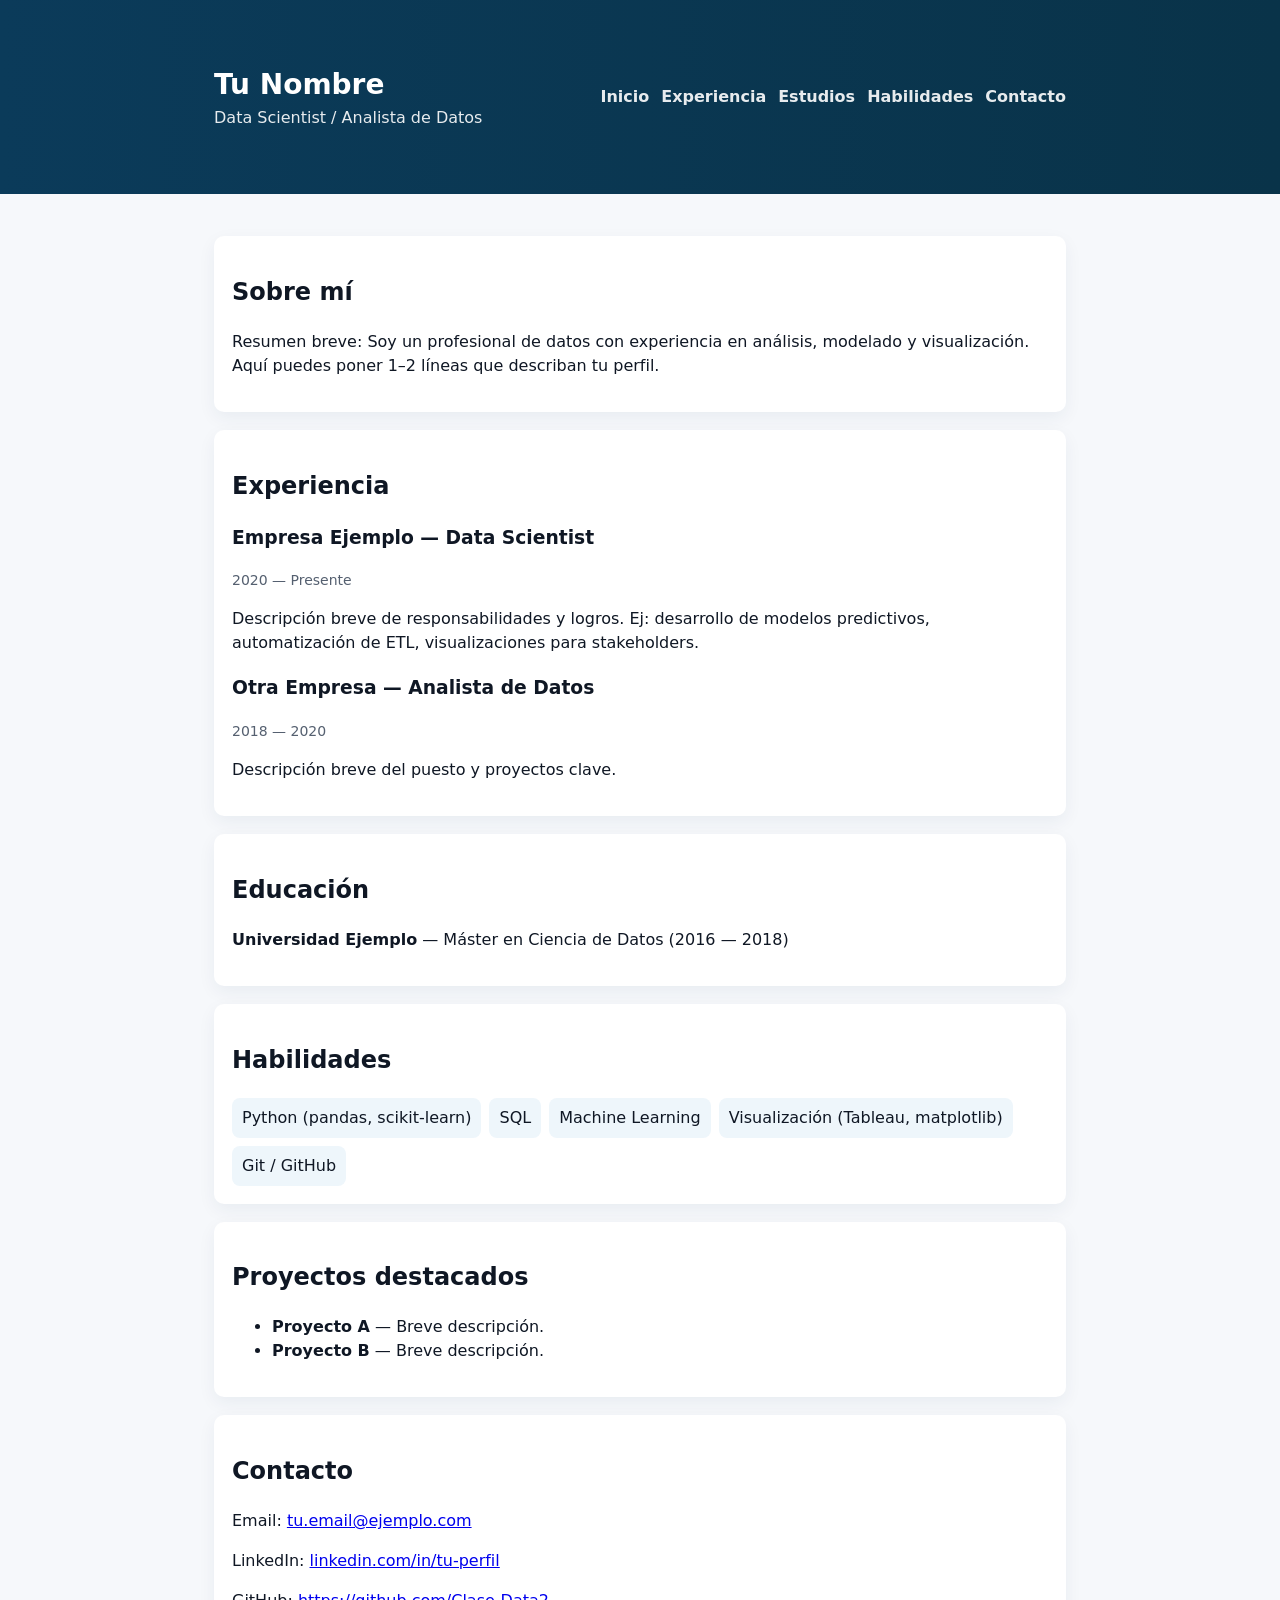
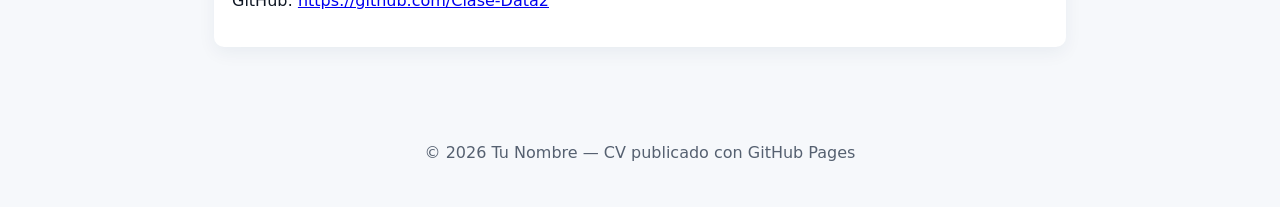
<file: index.html>
<!doctype html>
<html lang="es">
<head>
  <meta charset="utf-8">
  <meta name="viewport" content="width=device-width,initial-scale=1">
  <title>Clase-Data2 — CV</title>

  <!-- Google tag (gtag.js) -->
  <script async src="https://www.googletagmanager.com/gtag/js?id=G-V4CQP3NMV0"></script>
  <script>
    window.dataLayer = window.dataLayer || [];
    function gtag(){dataLayer.push(arguments);} 
    gtag('js', new Date());

    gtag('config', 'G-V4CQP3NMV0');
  </script>

  <link rel="stylesheet" href="/styles.css">
</head>
<body>
  <header class="site-header">
    <div class="container">
      <div>
        <h1 class="name">Tu Nombre</h1>
        <p class="title">Data Scientist / Analista de Datos</p>
      </div>
      <nav class="nav">
        <a href="/">Inicio</a>
        <a href="/experience.html">Experiencia</a>
        <a href="/estudios.html">Estudios</a>
        <a href="#skills">Habilidades</a>
        <a href="#contact">Contacto</a>
      </nav>
    </div>
  </header>

  <main class="container">
    <section id="about" class="card">
      <h2>Sobre mí</h2>
      <p>Resumen breve: Soy un profesional de datos con experiencia en análisis, modelado y visualización. Aquí puedes poner 1–2 líneas que describan tu perfil.</p>
    </section>

    <section id="experience" class="card">
      <h2>Experiencia</h2>
      <article>
        <h3>Empresa Ejemplo — Data Scientist</h3>
        <p class="muted">2020 — Presente</p>
        <p>Descripción breve de responsabilidades y logros. Ej: desarrollo de modelos predictivos, automatización de ETL, visualizaciones para stakeholders.</p>
      </article>
      <article>
        <h3>Otra Empresa — Analista de Datos</h3>
        <p class="muted">2018 — 2020</p>
        <p>Descripción breve del puesto y proyectos clave.</p>
      </article>
    </section>

    <section id="education" class="card">
      <h2>Educación</h2>
      <p><strong>Universidad Ejemplo</strong> — Máster en Ciencia de Datos (2016 — 2018)</p>
    </section>

    <section id="skills" class="card">
      <h2>Habilidades</h2>
      <ul class="skills">
        <li>Python (pandas, scikit-learn)</li>
        <li>SQL</li>
        <li>Machine Learning</li>
        <li>Visualización (Tableau, matplotlib)</li>
        <li>Git / GitHub</li>
      </ul>
    </section>

    <section id="projects" class="card">
      <h2>Proyectos destacados</h2>
      <ul>
        <li><strong>Proyecto A</strong> — Breve descripción.</li>
        <li><strong>Proyecto B</strong> — Breve descripción.</li>
      </ul>
    </section>

    <section id="contact" class="card">
      <h2>Contacto</h2>
      <p>Email: <a href="mailto:tu.email@ejemplo.com">tu.email@ejemplo.com</a></p>
      <p>LinkedIn: <a href="#">linkedin.com/in/tu-perfil</a></p>
      <p>GitHub: <a href="https://github.com/Clase-Data2">https://github.com/Clase-Data2</a></p>
    </section>
  </main>

  <footer class="site-footer">
    <div class="container">© <span id="year"></span> Tu Nombre — CV publicado con GitHub Pages</div>
  </footer>

  <script>
    document.getElementById('year').textContent = new Date().getFullYear();
  </script>
</body>
</html>
</file>
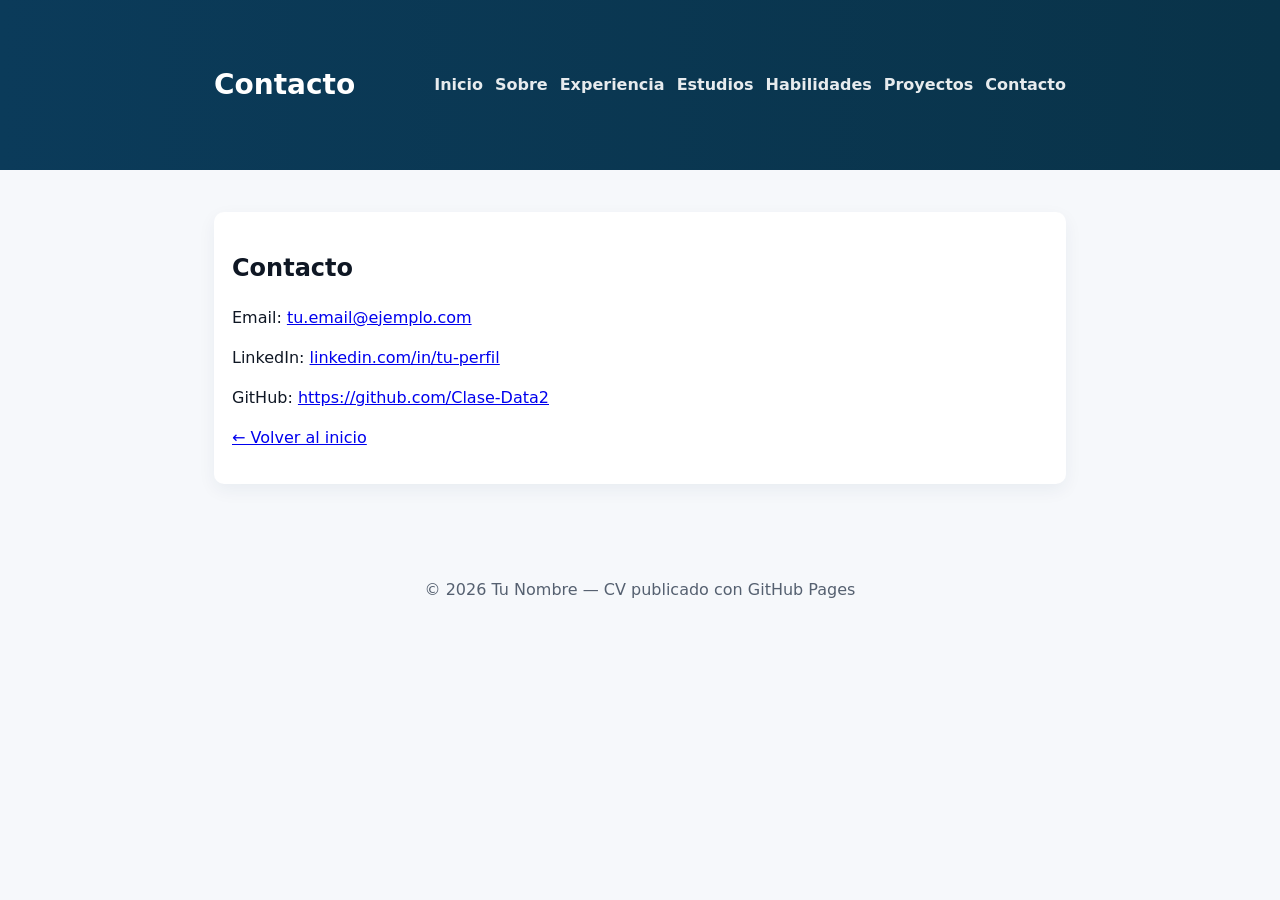
<file: contacto.html>
<!doctype html>
<html lang="es">
<head>
  <meta charset="utf-8">
  <meta name="viewport" content="width=device-width,initial-scale=1">
  <title>Contacto — Clase-Data2</title>

  <!-- Google tag (gtag.js) -->
  <script async src="https://www.googletagmanager.com/gtag/js?id=G-V4CQP3NMV0"></script>
  <script>
    window.dataLayer = window.dataLayer || [];
    function gtag(){dataLayer.push(arguments);} 
    gtag('js', new Date());

    gtag('config', 'G-V4CQP3NMV0');
  </script>

  <link rel="stylesheet" href="/styles.css">
</head>
<body>
  <header class="site-header">
    <div class="container">
      <h1 class="name">Contacto</h1>
      <nav class="nav">
        <a href="/">Inicio</a>
        <a href="/sobre.html">Sobre</a>
        <a href="/experience.html">Experiencia</a>
        <a href="/estudios.html">Estudios</a>
        <a href="/habilidades.html">Habilidades</a>
        <a href="/proyectos.html">Proyectos</a>
        <a href="/contacto.html">Contacto</a>
      </nav>
    </div>
  </header>

  <main class="container">
    <section class="card">
      <h2>Contacto</h2>
      <p>Email: <a href="mailto:tu.email@ejemplo.com">tu.email@ejemplo.com</a></p>
      <p>LinkedIn: <a href="#">linkedin.com/in/tu-perfil</a></p>
      <p>GitHub: <a href="https://github.com/Clase-Data2">https://github.com/Clase-Data2</a></p>

      <p><a href="/">← Volver al inicio</a></p>
    </section>
  </main>

  <footer class="site-footer">
    <div class="container">© <span id="year"></span> Tu Nombre — CV publicado con GitHub Pages</div>
  </footer>

  <script>
    document.getElementById('year').textContent = new Date().getFullYear();
  </script>
</body>
</html>
</file>
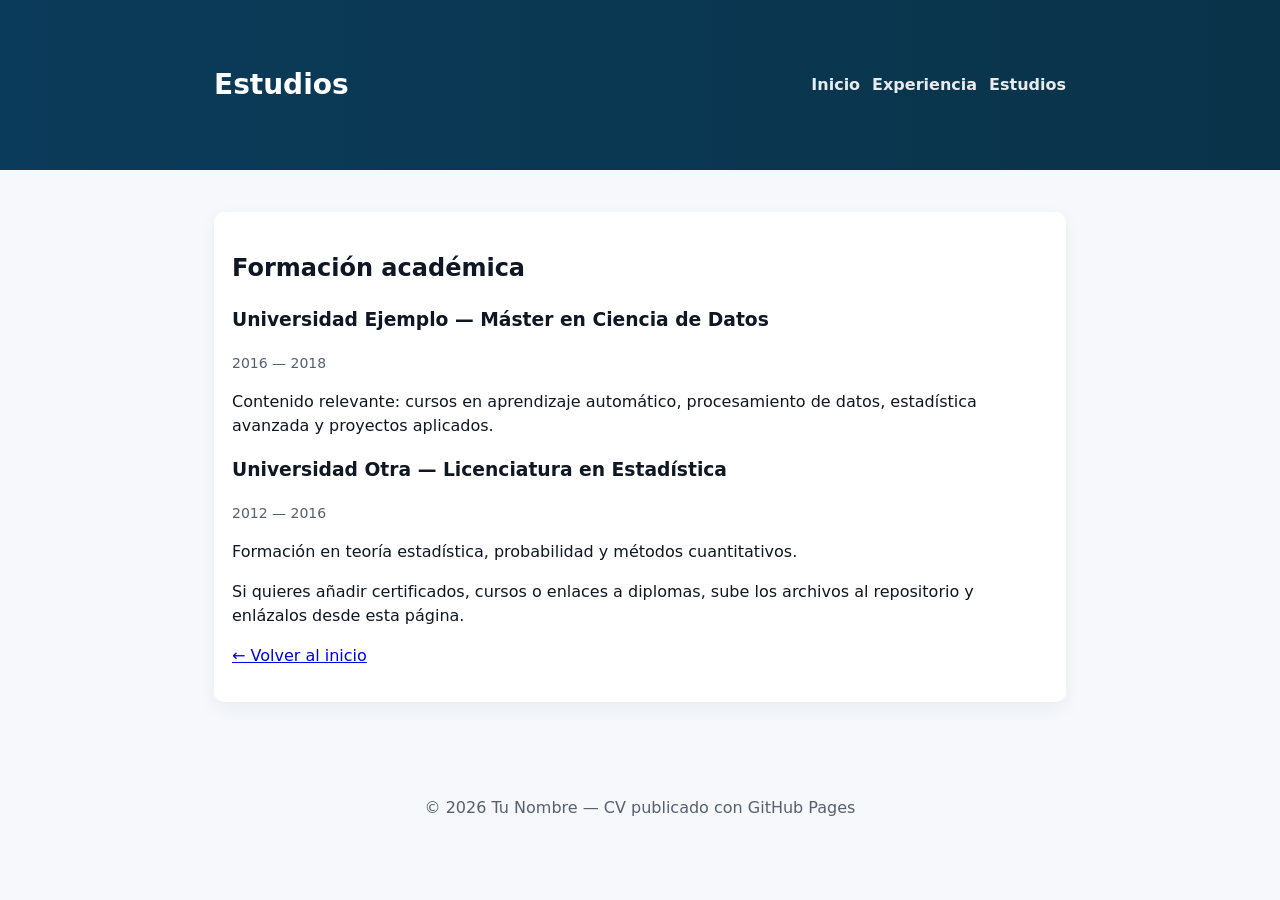
<file: estudios.html>
<!doctype html>
<html lang="es">
<head>
  <meta charset="utf-8">
  <meta name="viewport" content="width=device-width,initial-scale=1">
  <title>Estudios — Clase-Data2</title>

  <!-- Google tag (gtag.js) -->
  <script async src="https://www.googletagmanager.com/gtag/js?id=G-V4CQP3NMV0"></script>
  <script>
    window.dataLayer = window.dataLayer || [];
    function gtag(){dataLayer.push(arguments);} 
    gtag('js', new Date());

    gtag('config', 'G-V4CQP3NMV0');
  </script>

  <link rel="stylesheet" href="/styles.css">
</head>
<body>
  <header class="site-header">
    <div class="container">
      <h1 class="name">Estudios</h1>
      <nav class="nav">
        <a href="/">Inicio</a>
        <a href="/experience.html">Experiencia</a>
        <a href="/estudios.html">Estudios</a>
      </nav>
    </div>
  </header>

  <main class="container">
    <section class="card">
      <h2>Formación académica</h2>

      <article>
        <h3>Universidad Ejemplo — Máster en Ciencia de Datos</h3>
        <p class="muted">2016 — 2018</p>
        <p>Contenido relevante: cursos en aprendizaje automático, procesamiento de datos, estadística avanzada y proyectos aplicados.</p>
      </article>

      <article>
        <h3>Universidad Otra — Licenciatura en Estadística</h3>
        <p class="muted">2012 — 2016</p>
        <p>Formación en teoría estadística, probabilidad y métodos cuantitativos.</p>
      </article>

      <p>Si quieres añadir certificados, cursos o enlaces a diplomas, sube los archivos al repositorio y enlázalos desde esta página.</p>

      <p><a href="/">← Volver al inicio</a></p>
    </section>
  </main>

  <footer class="site-footer">
    <div class="container">© <span id="year"></span> Tu Nombre — CV publicado con GitHub Pages</div>
  </footer>

  <script>
    document.getElementById('year').textContent = new Date().getFullYear();
  </script>
</body>
</html>
</file>
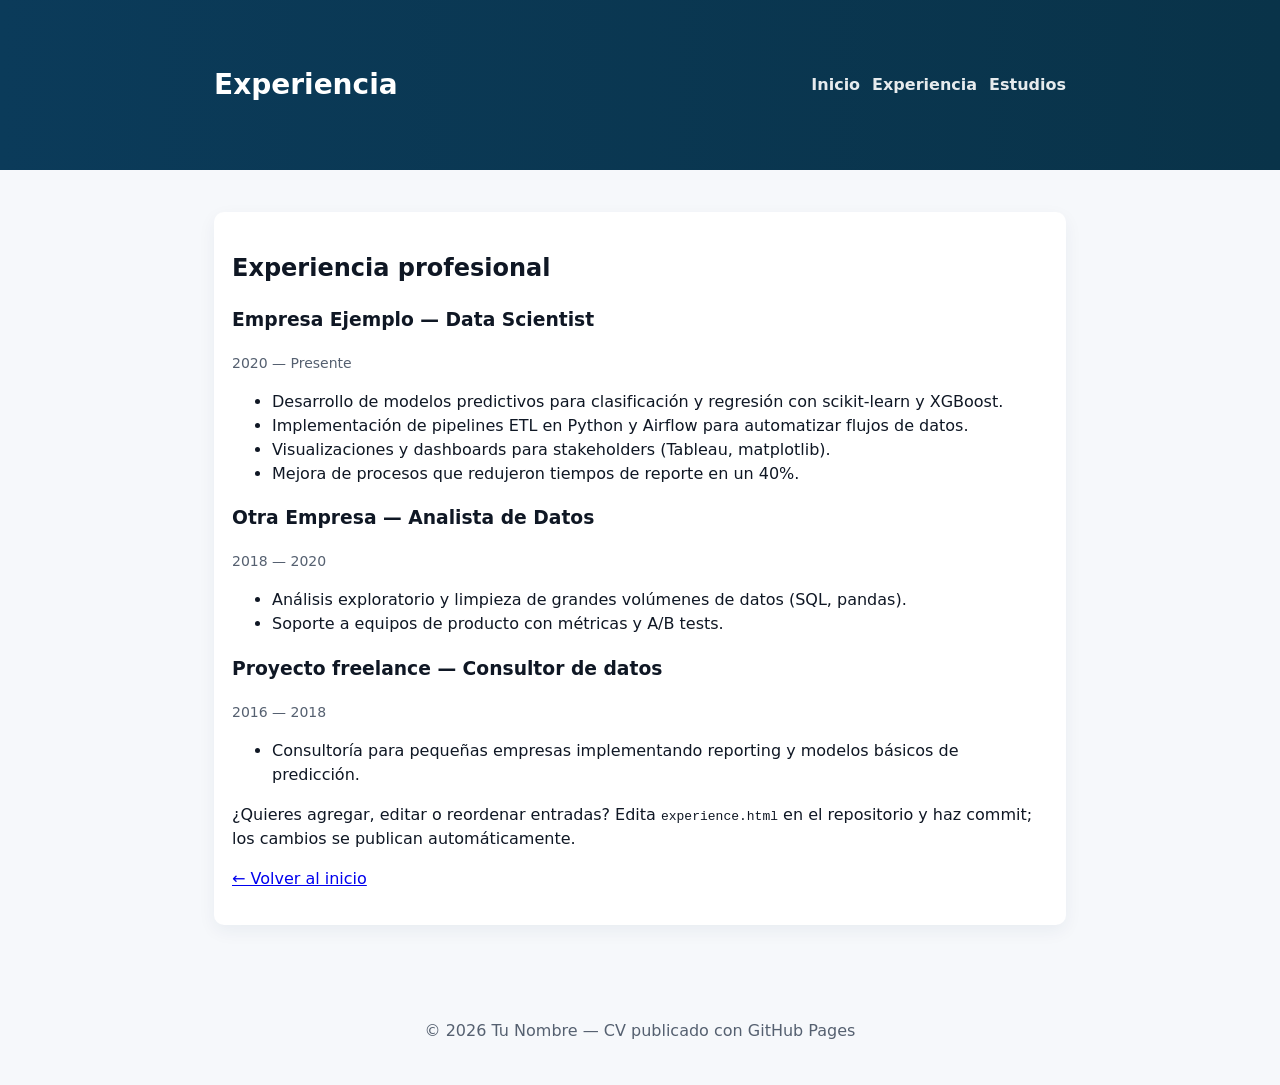
<file: experience.html>
<!doctype html>
<html lang="es">
<head>
  <meta charset="utf-8">
  <meta name="viewport" content="width=device-width,initial-scale=1">
  <title>Experiencia — Clase-Data2</title>

  <!-- Google tag (gtag.js) -->
  <script async src="https://www.googletagmanager.com/gtag/js?id=G-V4CQP3NMV0"></script>
  <script>
    window.dataLayer = window.dataLayer || [];
    function gtag(){dataLayer.push(arguments);} 
    gtag('js', new Date());

    gtag('config', 'G-V4CQP3NMV0');
  </script>

  <link rel="stylesheet" href="/styles.css">
</head>
<body>
  <header class="site-header">
    <div class="container">
      <h1 class="name">Experiencia</h1>
      <nav class="nav">
        <a href="/">Inicio</a>
        <a href="/experience.html">Experiencia</a>
        <a href="/estudios.html">Estudios</a>
      </nav>
    </div>
  </header>

  <main class="container">
    <section class="card">
      <h2>Experiencia profesional</h2>

      <article>
        <h3>Empresa Ejemplo — Data Scientist</h3>
        <p class="muted">2020 — Presente</p>
        <ul>
          <li>Desarrollo de modelos predictivos para clasificación y regresión con scikit-learn y XGBoost.</li>
          <li>Implementación de pipelines ETL en Python y Airflow para automatizar flujos de datos.</li>
          <li>Visualizaciones y dashboards para stakeholders (Tableau, matplotlib).</li>
          <li>Mejora de procesos que redujeron tiempos de reporte en un 40%.</li>
        </ul>
      </article>

      <article>
        <h3>Otra Empresa — Analista de Datos</h3>
        <p class="muted">2018 — 2020</p>
        <ul>
          <li>Análisis exploratorio y limpieza de grandes volúmenes de datos (SQL, pandas).</li>
          <li>Soporte a equipos de producto con métricas y A/B tests.</li>
        </ul>
      </article>

      <article>
        <h3>Proyecto freelance — Consultor de datos</h3>
        <p class="muted">2016 — 2018</p>
        <ul>
          <li>Consultoría para pequeñas empresas implementando reporting y modelos básicos de predicción.</li>
        </ul>
      </article>

      <p>¿Quieres agregar, editar o reordenar entradas? Edita <code>experience.html</code> en el repositorio y haz commit; los cambios se publican automáticamente.</p>

      <p><a href="/">← Volver al inicio</a></p>
    </section>
  </main>

  <footer class="site-footer">
    <div class="container">© <span id="year"></span> Tu Nombre — CV publicado con GitHub Pages</div>
  </footer>

  <script>
    document.getElementById('year').textContent = new Date().getFullYear();
  </script>
</body>
</html>
</file>
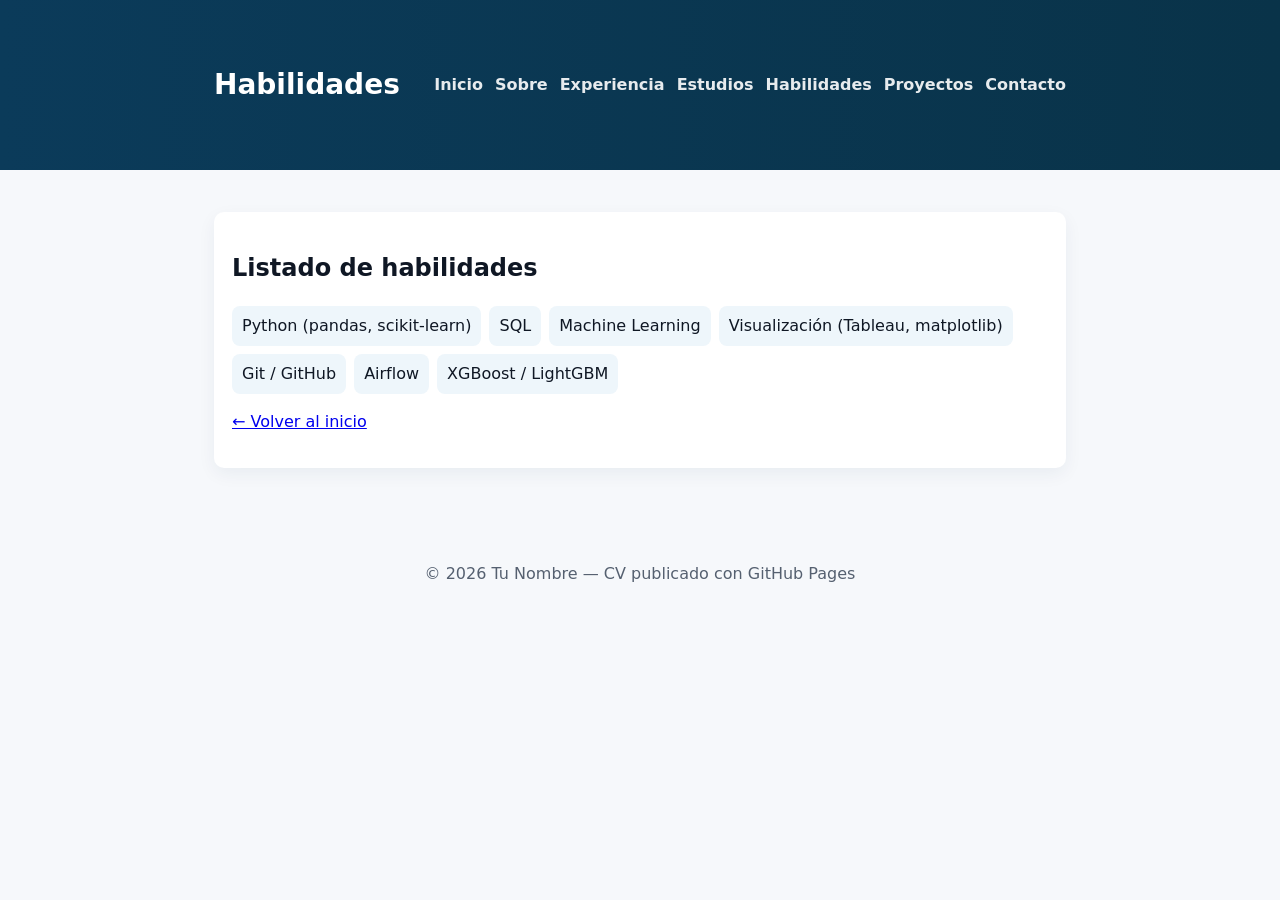
<file: habilidades.html>
<!doctype html>
<html lang="es">
<head>
  <meta charset="utf-8">
  <meta name="viewport" content="width=device-width,initial-scale=1">
  <title>Habilidades — Clase-Data2</title>

  <!-- Google tag (gtag.js) -->
  <script async src="https://www.googletagmanager.com/gtag/js?id=G-V4CQP3NMV0"></script>
  <script>
    window.dataLayer = window.dataLayer || [];
    function gtag(){dataLayer.push(arguments);} 
    gtag('js', new Date());

    gtag('config', 'G-V4CQP3NMV0');
  </script>

  <link rel="stylesheet" href="/styles.css">
</head>
<body>
  <header class="site-header">
    <div class="container">
      <h1 class="name">Habilidades</h1>
      <nav class="nav">
        <a href="/">Inicio</a>
        <a href="/sobre.html">Sobre</a>
        <a href="/experience.html">Experiencia</a>
        <a href="/estudios.html">Estudios</a>
        <a href="/habilidades.html">Habilidades</a>
        <a href="/proyectos.html">Proyectos</a>
        <a href="/contacto.html">Contacto</a>
      </nav>
    </div>
  </header>

  <main class="container">
    <section class="card">
      <h2>Listado de habilidades</h2>
      <ul class="skills">
        <li>Python (pandas, scikit-learn)</li>
        <li>SQL</li>
        <li>Machine Learning</li>
        <li>Visualización (Tableau, matplotlib)</li>
        <li>Git / GitHub</li>
        <li>Airflow</li>
        <li>XGBoost / LightGBM</li>
      </ul>

      <p><a href="/">← Volver al inicio</a></p>
    </section>
  </main>

  <footer class="site-footer">
    <div class="container">© <span id="year"></span> Tu Nombre — CV publicado con GitHub Pages</div>
  </footer>

  <script>
    document.getElementById('year').textContent = new Date().getFullYear();
  </script>
</body>
</html>
</file>
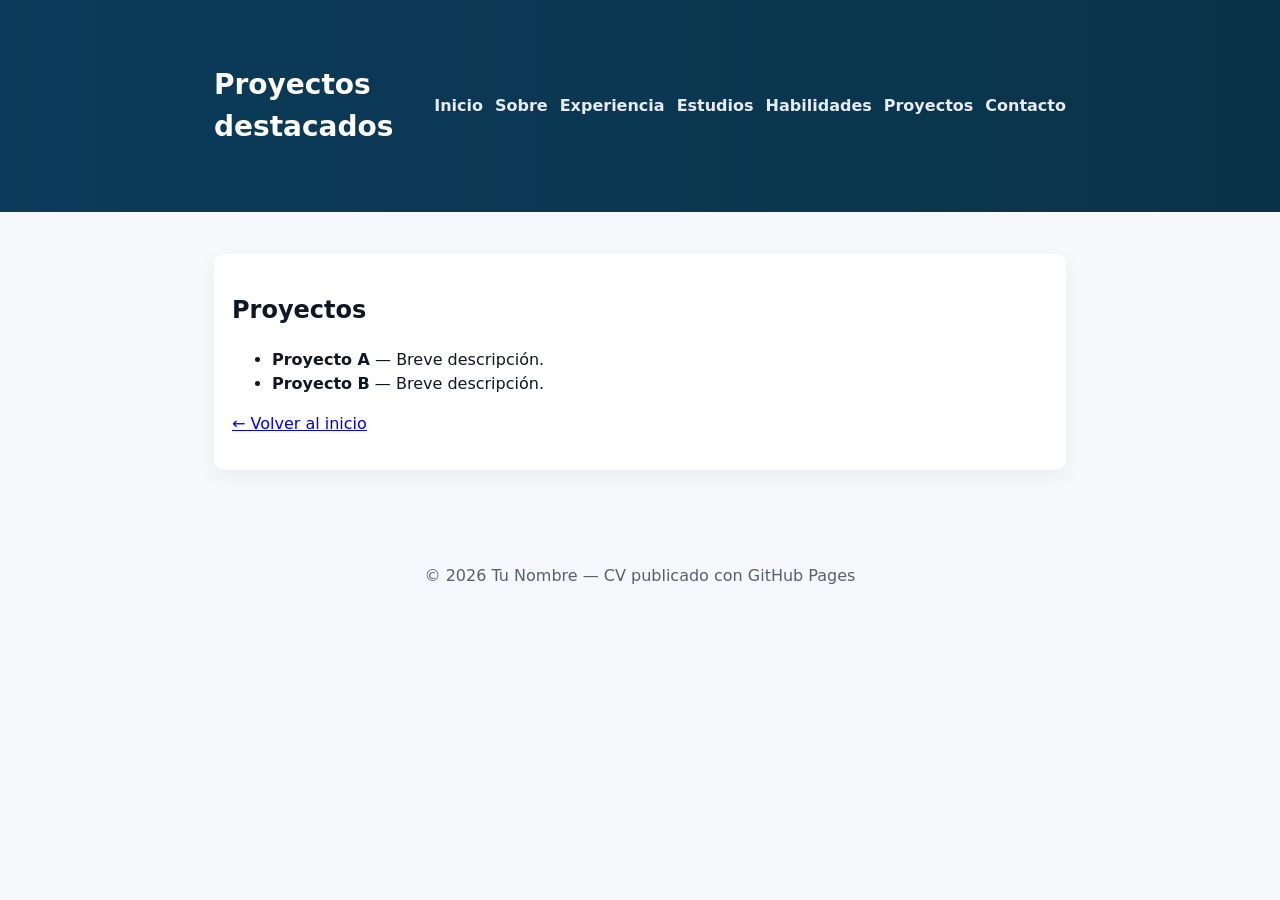
<file: proyectos.html>
<!doctype html>
<html lang="es">
<head>
  <meta charset="utf-8">
  <meta name="viewport" content="width=device-width,initial-scale=1">
  <title>Proyectos — Clase-Data2</title>

  <!-- Google tag (gtag.js) -->
  <script async src="https://www.googletagmanager.com/gtag/js?id=G-V4CQP3NMV0"></script>
  <script>
    window.dataLayer = window.dataLayer || [];
    function gtag(){dataLayer.push(arguments);} 
    gtag('js', new Date());

    gtag('config', 'G-V4CQP3NMV0');
  </script>

  <link rel="stylesheet" href="/styles.css">
</head>
<body>
  <header class="site-header">
    <div class="container">
      <h1 class="name">Proyectos destacados</h1>
      <nav class="nav">
        <a href="/">Inicio</a>
        <a href="/sobre.html">Sobre</a>
        <a href="/experience.html">Experiencia</a>
        <a href="/estudios.html">Estudios</a>
        <a href="/habilidades.html">Habilidades</a>
        <a href="/proyectos.html">Proyectos</a>
        <a href="/contacto.html">Contacto</a>
      </nav>
    </div>
  </header>

  <main class="container">
    <section class="card">
      <h2>Proyectos</h2>
      <ul>
        <li><strong>Proyecto A</strong> — Breve descripción.</li>
        <li><strong>Proyecto B</strong> — Breve descripción.</li>
      </ul>

      <p><a href="/">← Volver al inicio</a></p>
    </section>
  </main>

  <footer class="site-footer">
    <div class="container">© <span id="year"></span> Tu Nombre — CV publicado con GitHub Pages</div>
  </footer>

  <script>
    document.getElementById('year').textContent = new Date().getFullYear();
  </script>
</body>
</html>
</file>
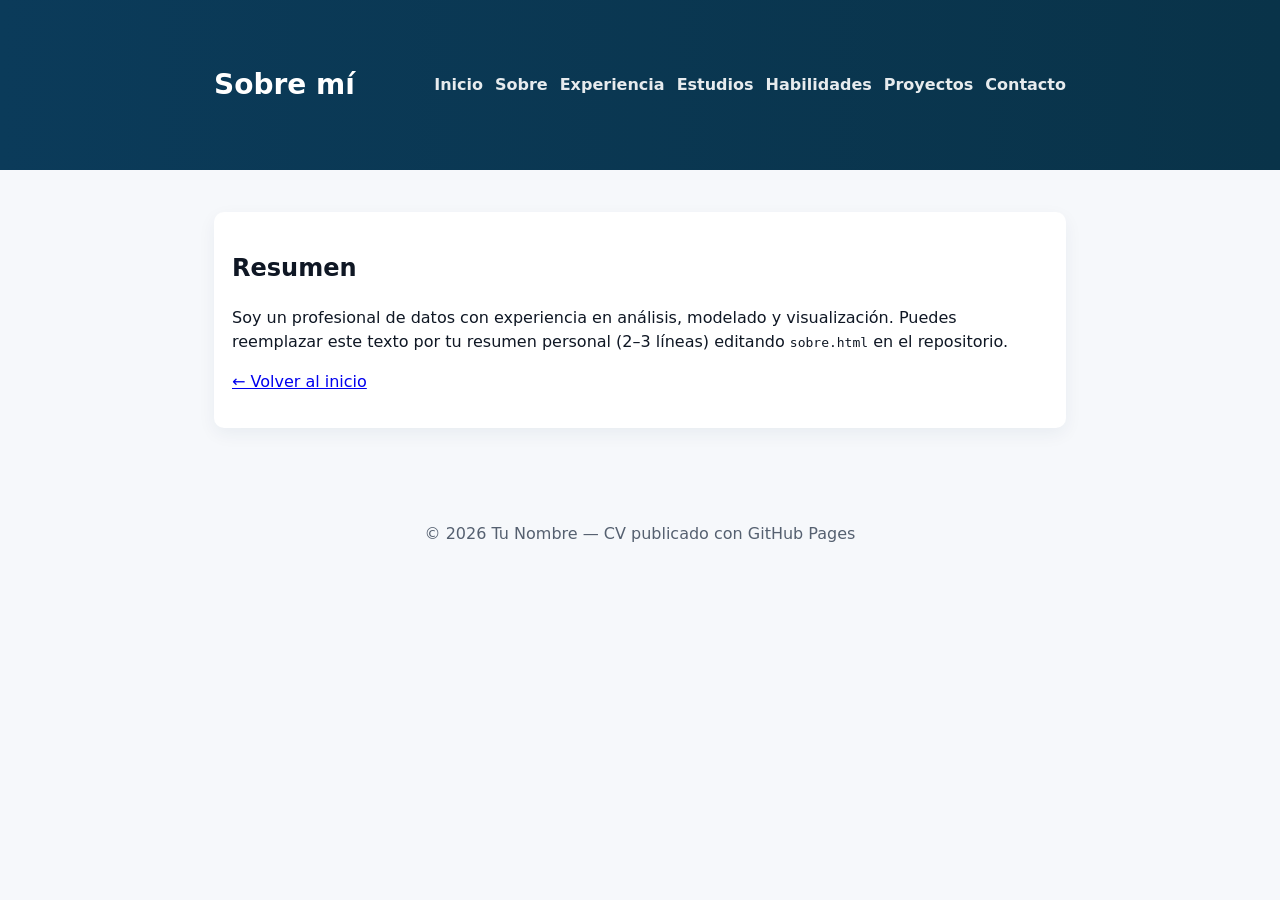
<file: sobre.html>
<!doctype html>
<html lang="es">
<head>
  <meta charset="utf-8">
  <meta name="viewport" content="width=device-width,initial-scale=1">
  <title>Sobre — Clase-Data2</title>

  <!-- Google tag (gtag.js) -->
  <script async src="https://www.googletagmanager.com/gtag/js?id=G-V4CQP3NMV0"></script>
  <script>
    window.dataLayer = window.dataLayer || [];
    function gtag(){dataLayer.push(arguments);} 
    gtag('js', new Date());

    gtag('config', 'G-V4CQP3NMV0');
  </script>

  <link rel="stylesheet" href="/styles.css">
</head>
<body>
  <header class="site-header">
    <div class="container">
      <h1 class="name">Sobre mí</h1>
      <nav class="nav">
        <a href="/">Inicio</a>
        <a href="/sobre.html">Sobre</a>
        <a href="/experience.html">Experiencia</a>
        <a href="/estudios.html">Estudios</a>
        <a href="/habilidades.html">Habilidades</a>
        <a href="/proyectos.html">Proyectos</a>
        <a href="/contacto.html">Contacto</a>
      </nav>
    </div>
  </header>

  <main class="container">
    <section class="card">
      <h2>Resumen</h2>
      <p>Soy un profesional de datos con experiencia en análisis, modelado y visualización. Puedes reemplazar este texto por tu resumen personal (2–3 líneas) editando <code>sobre.html</code> en el repositorio.</p>

      <p><a href="/">← Volver al inicio</a></p>
    </section>
  </main>

  <footer class="site-footer">
    <div class="container">© <span id="year"></span> Tu Nombre — CV publicado con GitHub Pages</div>
  </footer>

  <script>
    document.getElementById('year').textContent = new Date().getFullYear();
  </script>
</body>
</html>
</file>
<file: styles.css>
/* styles.css — esquema profesional azul-oscuro con acento naranja */
:root{
  --bg:#f6f8fb;
  --card:#ffffff;
  --text:#0f1724;
  --muted:#556070;
  --accent:#ff6a00;
  --primary:#0b3b5a;
}
*{box-sizing:border-box}
body{font-family:Inter, system-ui, -apple-system, "Segoe UI", Roboto, "Helvetica Neue", Arial; background:var(--bg); color:var(--text); margin:0; line-height:1.5}
.container{max-width:900px; margin:0 auto; padding:24px}
.site-header{background:linear-gradient(90deg,var(--primary),#093349); color:#fff; padding:40px 0}
.site-header .container{display:flex;flex-direction:column;gap:12px}
.name{font-size:28px;margin:0}
.title{margin:0;opacity:0.9}
.nav{display:flex;gap:12px;margin-top:8px}
.nav a{color:rgba(255,255,255,0.9); text-decoration:none; font-weight:600}
.card{background:var(--card); border-radius:10px; padding:18px; margin-top:18px; box-shadow:0 6px 18px rgba(11,59,90,0.06)}
.muted{color:var(--muted); font-size:14px; margin-top:4px}
.skills{display:flex;flex-wrap:wrap;gap:8px;list-style:none;padding:0;margin:0}
.skills li{background:#eef6fb;padding:8px 10px;border-radius:8px}
.site-footer{padding:18px 0; text-align:center; color:var(--muted); margin-top:28px}
@media(min-width:760px){.site-header .container{flex-direction:row;align-items:center;justify-content:space-between}.nav{margin-top:0}}
</file>
